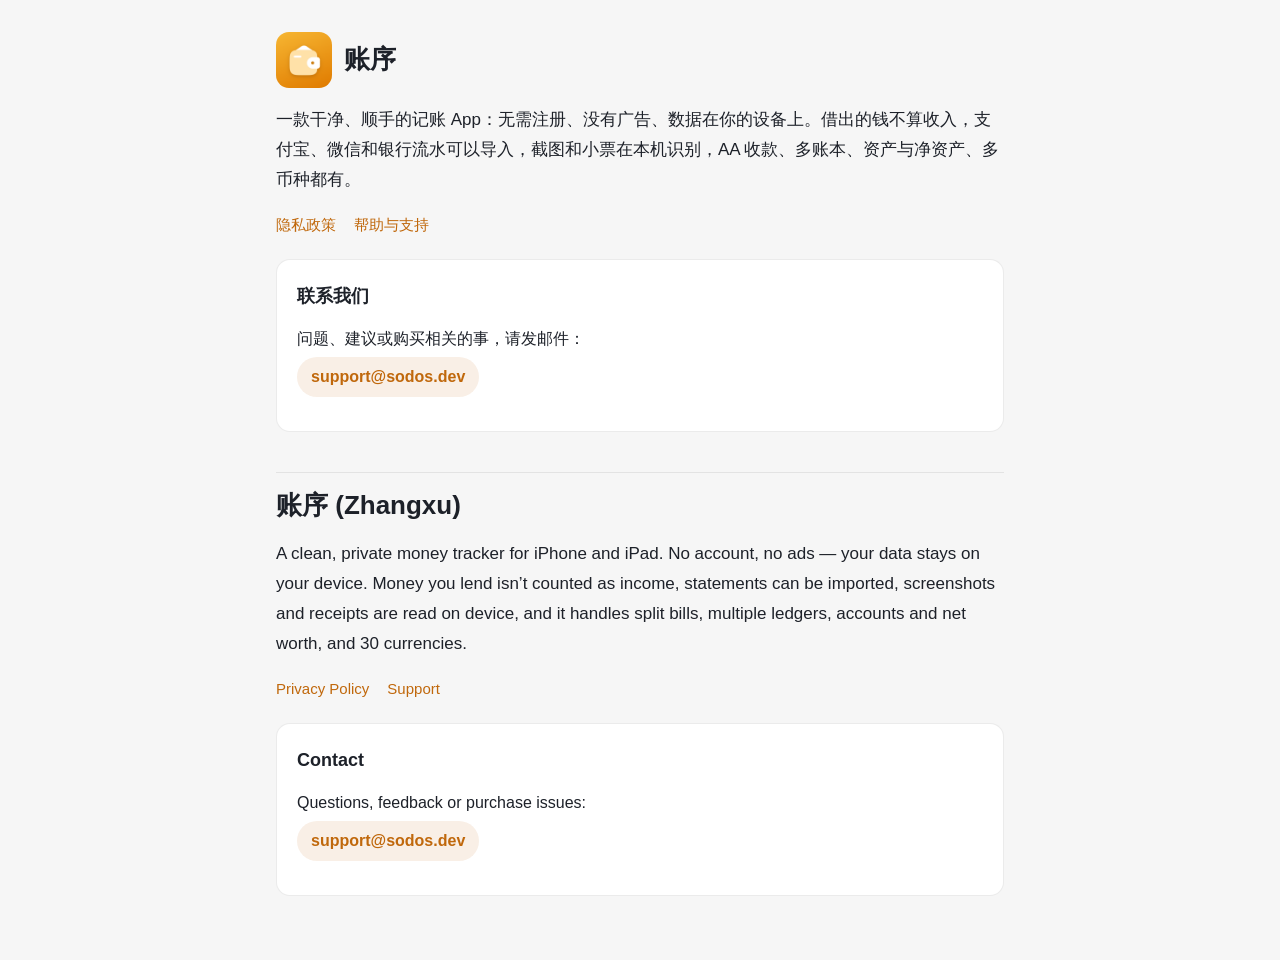
<file: index.html>
<!doctype html>
<html lang="zh-CN">
<head>
<meta charset="utf-8">
<meta name="viewport" content="width=device-width, initial-scale=1">
<title>账序 · 本地优先的记账 App</title>
<meta name="description" content="账序：无需注册、没有广告、数据在本机的记账 App。账序 is a private, offline-first money tracker for iPhone and iPad.">
<link rel="icon" href="icon.png">
<link rel="apple-touch-icon" href="icon.png">
<link rel="stylesheet" href="style.css">
</head>
<body>
<main>
<header><img src="icon.png" alt=""><h1>账序</h1></header>
<p class="lead">一款干净、顺手的记账 App：无需注册、没有广告、数据在你的设备上。借出的钱不算收入，支付宝、微信和银行流水可以导入，截图和小票在本机识别，AA 收款、多账本、资产与净资产、多币种都有。</p>
<nav><a href="privacy.html">隐私政策</a><a href="support.html">帮助与支持</a></nav>
<div class="card">
<h2>联系我们</h2>
<p>问题、建议或购买相关的事，请发邮件：<br><a class="mail" href="mailto:support@sodos.dev">support@sodos.dev</a></p>
</div>

<hr>
<header lang="en"><h1>账序 (Zhangxu)</h1></header>
<p class="lead" lang="en">A clean, private money tracker for iPhone and iPad. No account, no ads — your data stays on your device. Money you lend isn’t counted as income, statements can be imported, screenshots and receipts are read on device, and it handles split bills, multiple ledgers, accounts and net worth, and 30 currencies.</p>
<nav lang="en"><a href="privacy.html#en">Privacy Policy</a><a href="support.html#en">Support</a></nav>
<div class="card" lang="en">
<h2>Contact</h2>
<p>Questions, feedback or purchase issues:<br><a class="mail" href="mailto:support@sodos.dev">support@sodos.dev</a></p>
</div>
</main>
</body>
</html>
</file>
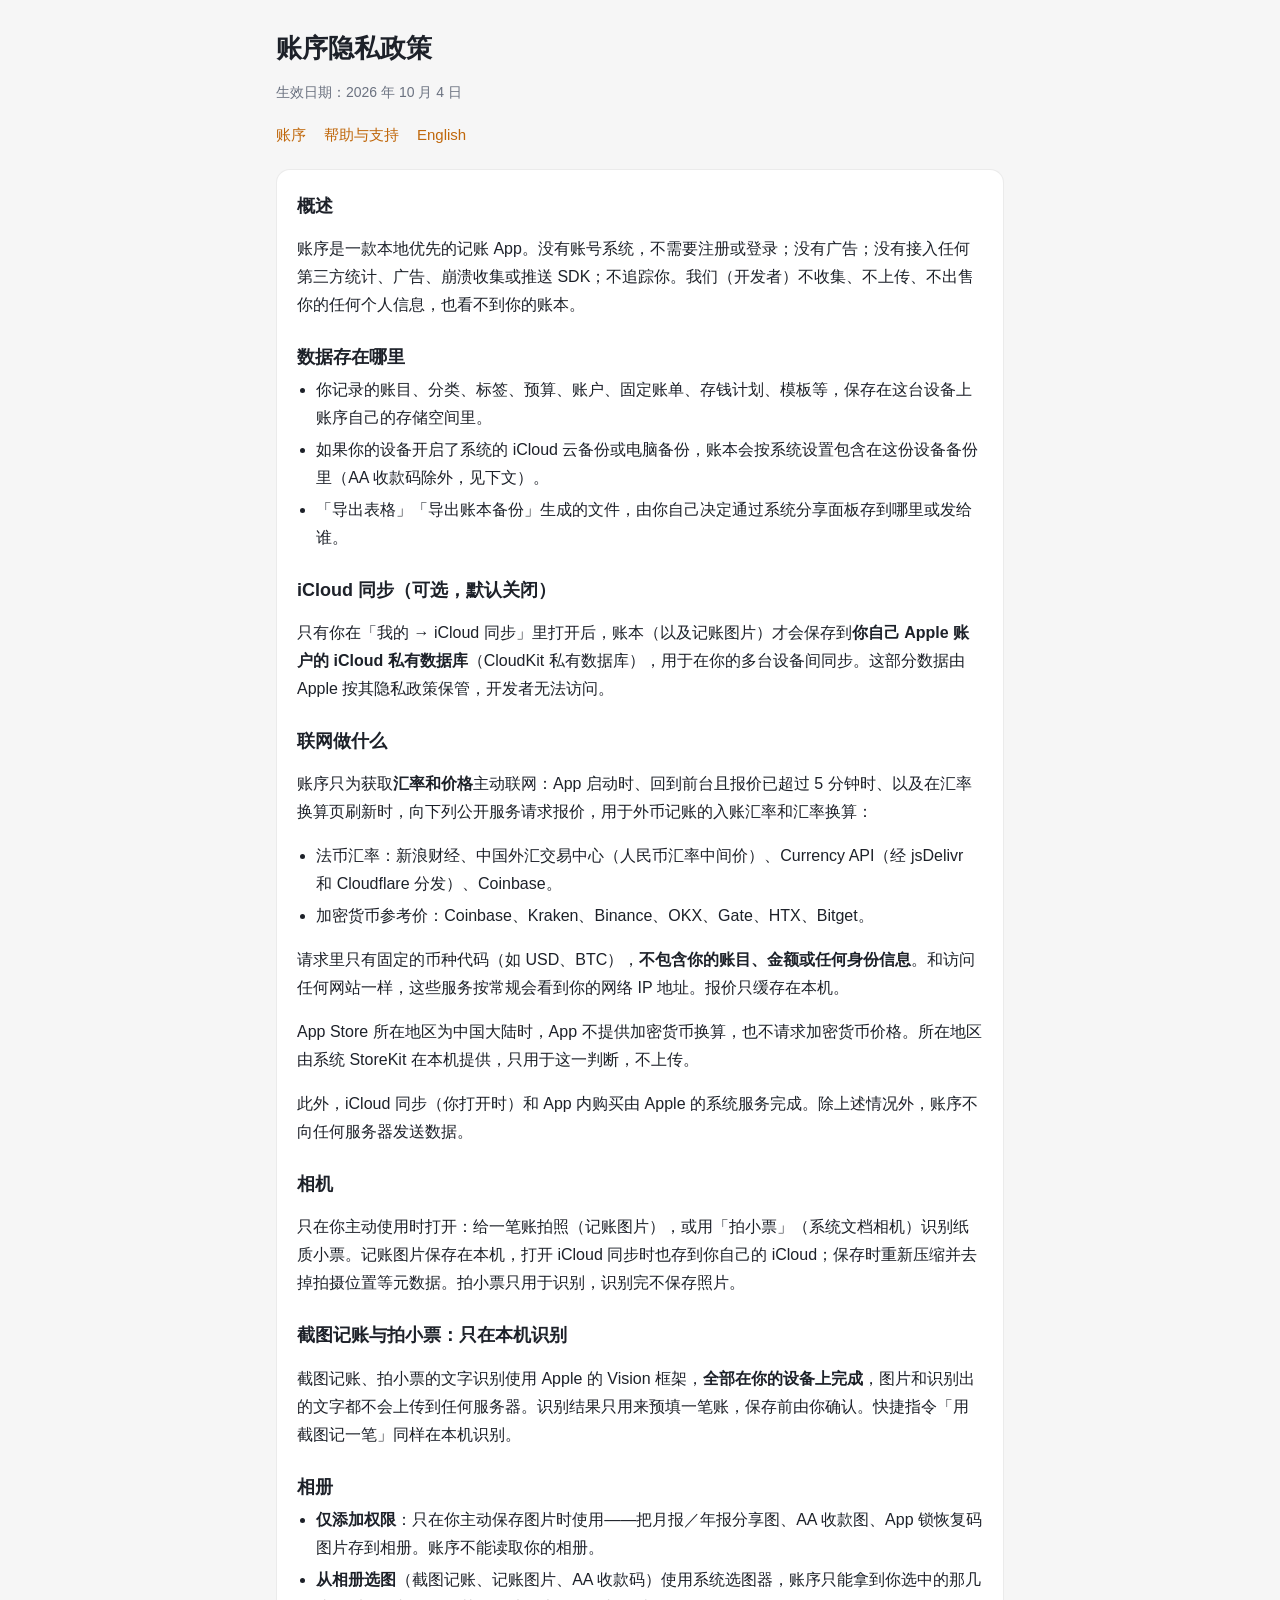
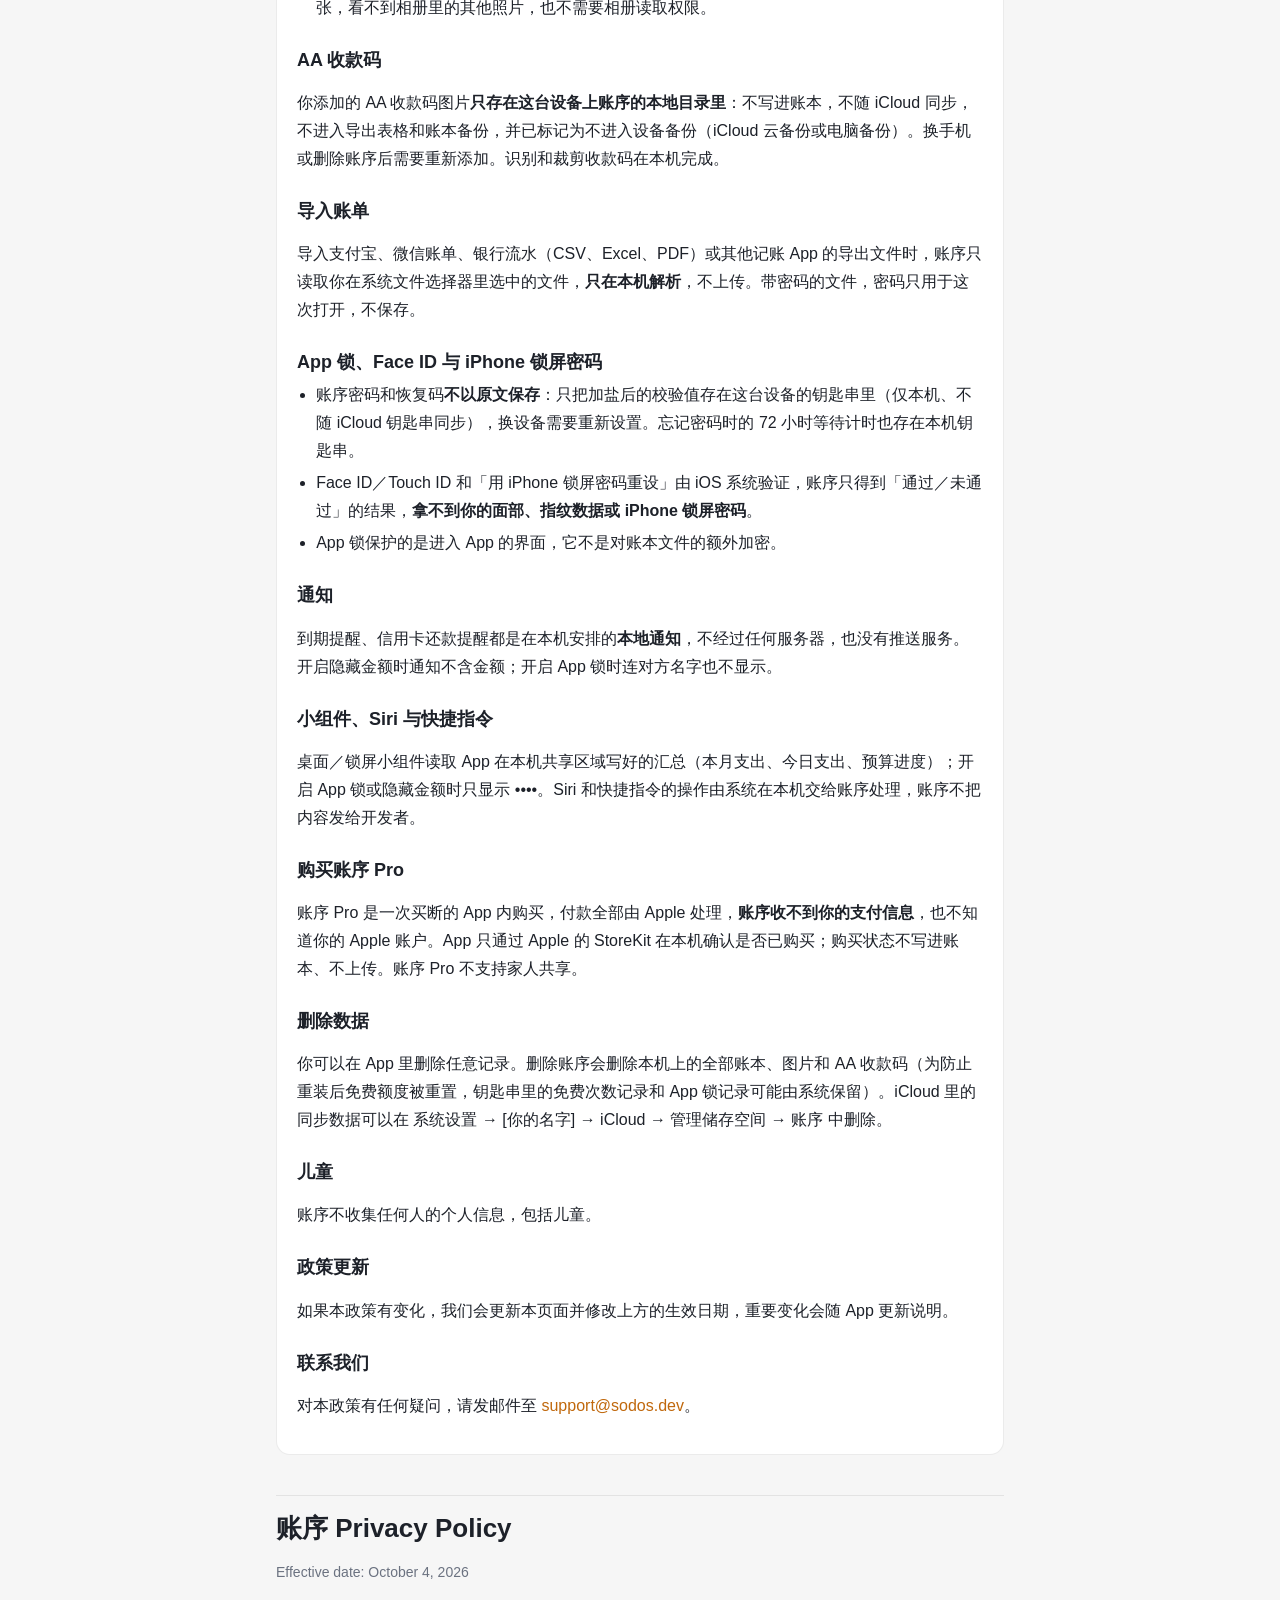
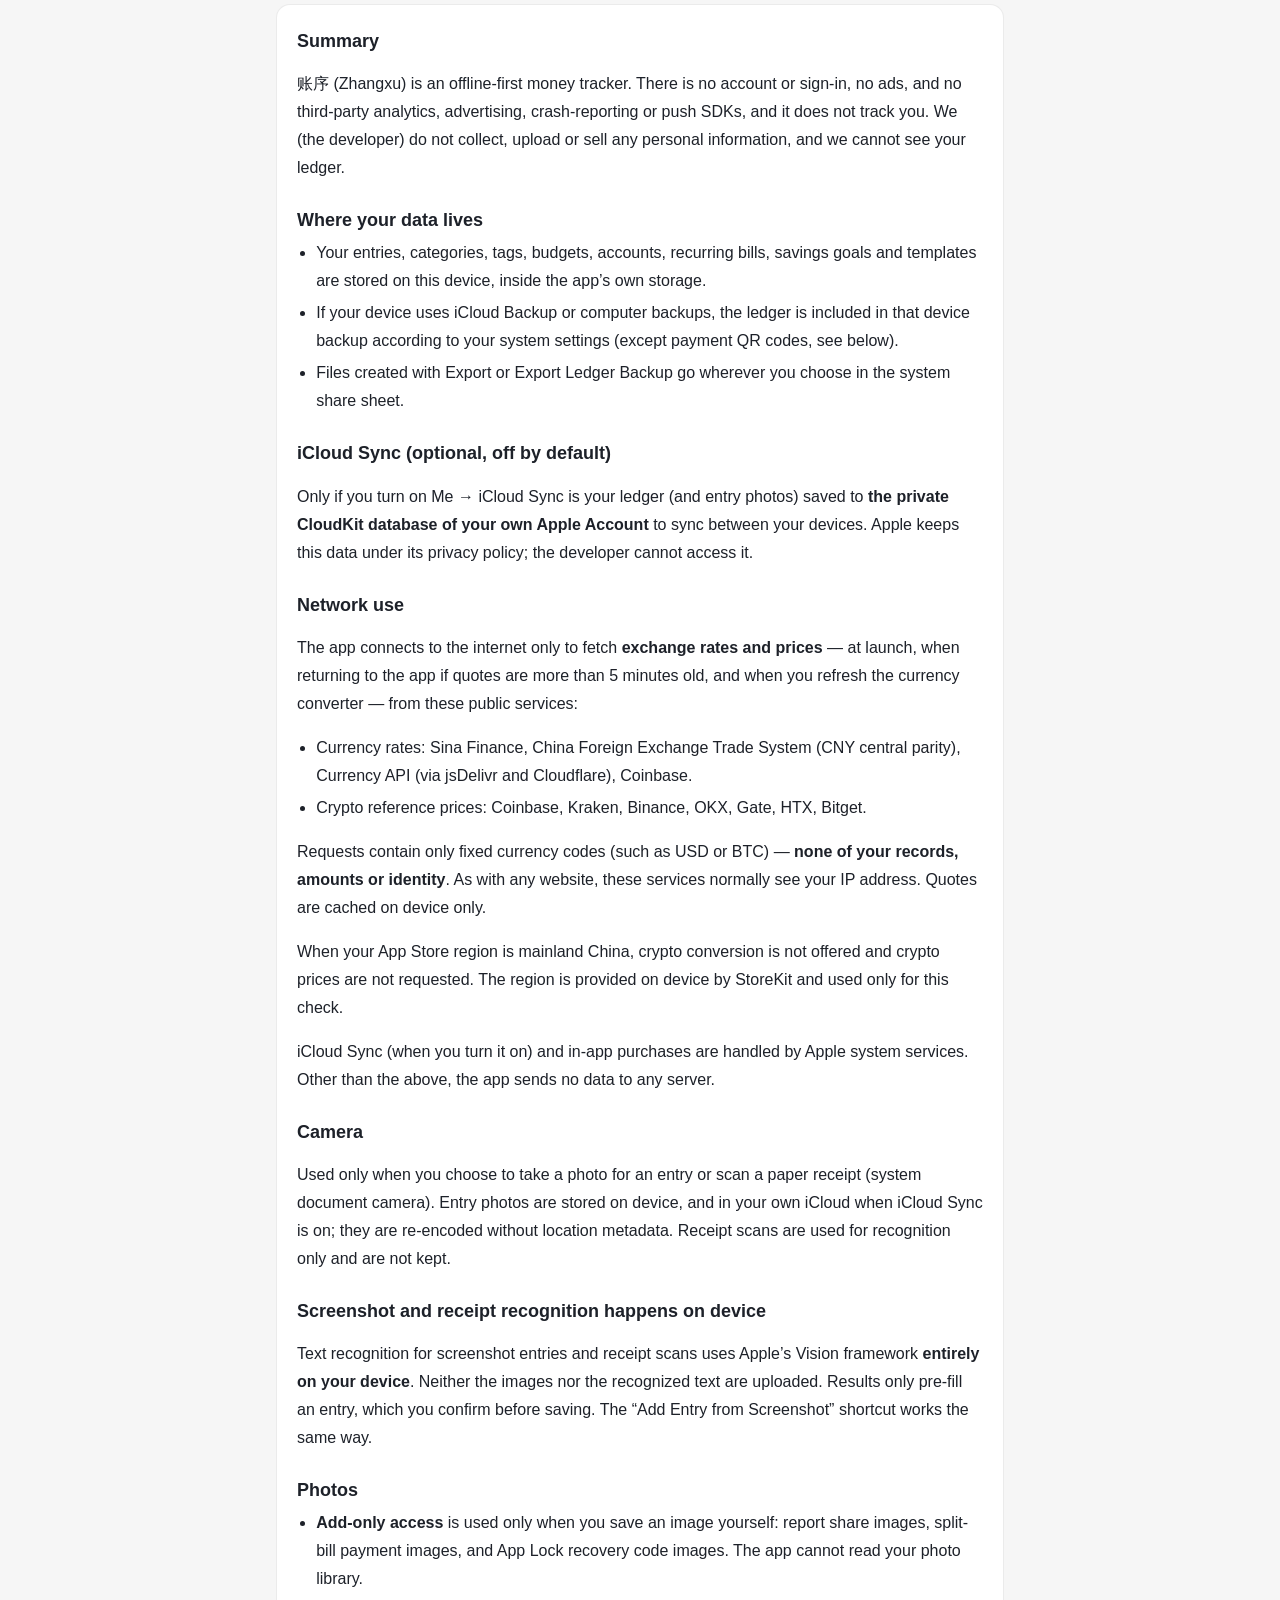
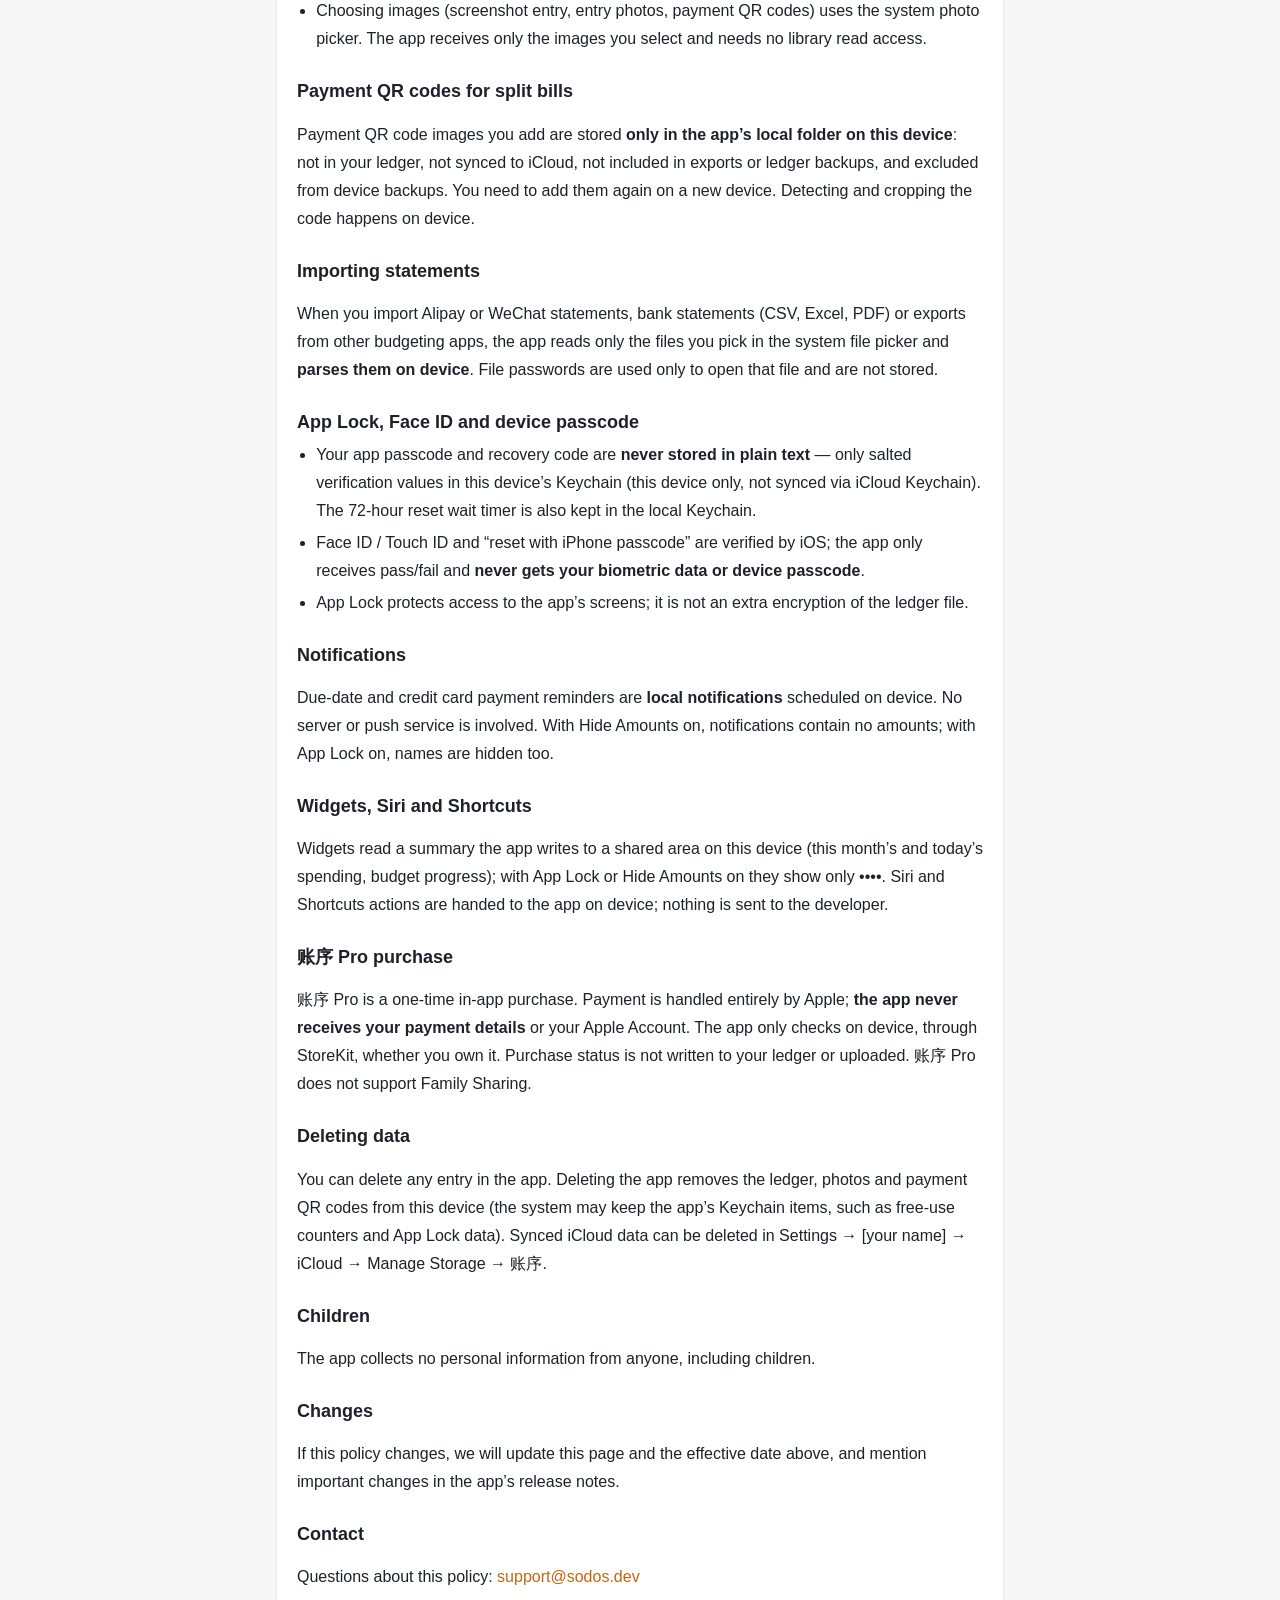
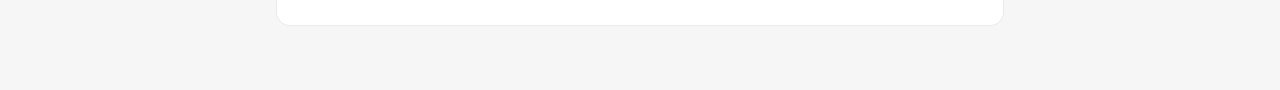
<file: privacy.html>
<!doctype html>
<html lang="zh-CN">
<head>
<meta charset="utf-8">
<meta name="viewport" content="width=device-width, initial-scale=1">
<title>账序隐私政策 · Privacy Policy</title>
<link rel="icon" href="icon.png">
<link rel="stylesheet" href="style.css">
</head>
<body>
<main>
<header><h1>账序隐私政策</h1></header>
<p class="muted">生效日期：2026 年 10 月 4 日</p>
<nav><a href="index.html">账序</a><a href="support.html">帮助与支持</a><a href="#en">English</a></nav>

<div class="card">
<h2>概述</h2>
<p>账序是一款本地优先的记账 App。没有账号系统，不需要注册或登录；没有广告；没有接入任何第三方统计、广告、崩溃收集或推送 SDK；不追踪你。我们（开发者）不收集、不上传、不出售你的任何个人信息，也看不到你的账本。</p>

<h2>数据存在哪里</h2>
<ul>
<li>你记录的账目、分类、标签、预算、账户、固定账单、存钱计划、模板等，保存在这台设备上账序自己的存储空间里。</li>
<li>如果你的设备开启了系统的 iCloud 云备份或电脑备份，账本会按系统设置包含在这份设备备份里（AA 收款码除外，见下文）。</li>
<li>「导出表格」「导出账本备份」生成的文件，由你自己决定通过系统分享面板存到哪里或发给谁。</li>
</ul>

<h2>iCloud 同步（可选，默认关闭）</h2>
<p>只有你在「我的 → iCloud 同步」里打开后，账本（以及记账图片）才会保存到<b>你自己 Apple 账户的 iCloud 私有数据库</b>（CloudKit 私有数据库），用于在你的多台设备间同步。这部分数据由 Apple 按其隐私政策保管，开发者无法访问。</p>

<h2>联网做什么</h2>
<p>账序只为获取<b>汇率和价格</b>主动联网：App 启动时、回到前台且报价已超过 5 分钟时、以及在汇率换算页刷新时，向下列公开服务请求报价，用于外币记账的入账汇率和汇率换算：</p>
<ul>
<li>法币汇率：新浪财经、中国外汇交易中心（人民币汇率中间价）、Currency API（经 jsDelivr 和 Cloudflare 分发）、Coinbase。</li>
<li>加密货币参考价：Coinbase、Kraken、Binance、OKX、Gate、HTX、Bitget。</li>
</ul>
<p>请求里只有固定的币种代码（如 USD、BTC），<b>不包含你的账目、金额或任何身份信息</b>。和访问任何网站一样，这些服务按常规会看到你的网络 IP 地址。报价只缓存在本机。</p>
<p>App Store 所在地区为中国大陆时，App 不提供加密货币换算，也不请求加密货币价格。所在地区由系统 StoreKit 在本机提供，只用于这一判断，不上传。</p>
<p>此外，iCloud 同步（你打开时）和 App 内购买由 Apple 的系统服务完成。除上述情况外，账序不向任何服务器发送数据。</p>

<h2>相机</h2>
<p>只在你主动使用时打开：给一笔账拍照（记账图片），或用「拍小票」（系统文档相机）识别纸质小票。记账图片保存在本机，打开 iCloud 同步时也存到你自己的 iCloud；保存时重新压缩并去掉拍摄位置等元数据。拍小票只用于识别，识别完不保存照片。</p>

<h2>截图记账与拍小票：只在本机识别</h2>
<p>截图记账、拍小票的文字识别使用 Apple 的 Vision 框架，<b>全部在你的设备上完成</b>，图片和识别出的文字都不会上传到任何服务器。识别结果只用来预填一笔账，保存前由你确认。快捷指令「用截图记一笔」同样在本机识别。</p>

<h2>相册</h2>
<ul>
<li><b>仅添加权限</b>：只在你主动保存图片时使用——把月报／年报分享图、AA 收款图、App 锁恢复码图片存到相册。账序不能读取你的相册。</li>
<li><b>从相册选图</b>（截图记账、记账图片、AA 收款码）使用系统选图器，账序只能拿到你选中的那几张，看不到相册里的其他照片，也不需要相册读取权限。</li>
</ul>

<h2>AA 收款码</h2>
<p>你添加的 AA 收款码图片<b>只存在这台设备上账序的本地目录里</b>：不写进账本，不随 iCloud 同步，不进入导出表格和账本备份，并已标记为不进入设备备份（iCloud 云备份或电脑备份）。换手机或删除账序后需要重新添加。识别和裁剪收款码在本机完成。</p>

<h2>导入账单</h2>
<p>导入支付宝、微信账单、银行流水（CSV、Excel、PDF）或其他记账 App 的导出文件时，账序只读取你在系统文件选择器里选中的文件，<b>只在本机解析</b>，不上传。带密码的文件，密码只用于这次打开，不保存。</p>

<h2>App 锁、Face ID 与 iPhone 锁屏密码</h2>
<ul>
<li>账序密码和恢复码<b>不以原文保存</b>：只把加盐后的校验值存在这台设备的钥匙串里（仅本机、不随 iCloud 钥匙串同步），换设备需要重新设置。忘记密码时的 72 小时等待计时也存在本机钥匙串。</li>
<li>Face ID／Touch ID 和「用 iPhone 锁屏密码重设」由 iOS 系统验证，账序只得到「通过／未通过」的结果，<b>拿不到你的面部、指纹数据或 iPhone 锁屏密码</b>。</li>
<li>App 锁保护的是进入 App 的界面，它不是对账本文件的额外加密。</li>
</ul>

<h2>通知</h2>
<p>到期提醒、信用卡还款提醒都是在本机安排的<b>本地通知</b>，不经过任何服务器，也没有推送服务。开启隐藏金额时通知不含金额；开启 App 锁时连对方名字也不显示。</p>

<h2>小组件、Siri 与快捷指令</h2>
<p>桌面／锁屏小组件读取 App 在本机共享区域写好的汇总（本月支出、今日支出、预算进度）；开启 App 锁或隐藏金额时只显示 ••••。Siri 和快捷指令的操作由系统在本机交给账序处理，账序不把内容发给开发者。</p>

<h2>购买账序 Pro</h2>
<p>账序 Pro 是一次买断的 App 内购买，付款全部由 Apple 处理，<b>账序收不到你的支付信息</b>，也不知道你的 Apple 账户。App 只通过 Apple 的 StoreKit 在本机确认是否已购买；购买状态不写进账本、不上传。账序 Pro 不支持家人共享。</p>

<h2>删除数据</h2>
<p>你可以在 App 里删除任意记录。删除账序会删除本机上的全部账本、图片和 AA 收款码（为防止重装后免费额度被重置，钥匙串里的免费次数记录和 App 锁记录可能由系统保留）。iCloud 里的同步数据可以在 系统设置 → [你的名字] → iCloud → 管理储存空间 → 账序 中删除。</p>

<h2>儿童</h2>
<p>账序不收集任何人的个人信息，包括儿童。</p>

<h2>政策更新</h2>
<p>如果本政策有变化，我们会更新本页面并修改上方的生效日期，重要变化会随 App 更新说明。</p>

<h2>联系我们</h2>
<p>对本政策有任何疑问，请发邮件至 <a href="mailto:support@sodos.dev">support@sodos.dev</a>。</p>
</div>

<hr id="en">
<h1 lang="en">账序 Privacy Policy</h1>
<p class="muted" lang="en">Effective date: October 4, 2026</p>
<div class="card" lang="en">
<h2>Summary</h2>
<p>账序 (Zhangxu) is an offline-first money tracker. There is no account or sign-in, no ads, and no third-party analytics, advertising, crash-reporting or push SDKs, and it does not track you. We (the developer) do not collect, upload or sell any personal information, and we cannot see your ledger.</p>

<h2>Where your data lives</h2>
<ul>
<li>Your entries, categories, tags, budgets, accounts, recurring bills, savings goals and templates are stored on this device, inside the app’s own storage.</li>
<li>If your device uses iCloud Backup or computer backups, the ledger is included in that device backup according to your system settings (except payment QR codes, see below).</li>
<li>Files created with Export or Export Ledger Backup go wherever you choose in the system share sheet.</li>
</ul>

<h2>iCloud Sync (optional, off by default)</h2>
<p>Only if you turn on Me → iCloud Sync is your ledger (and entry photos) saved to <b>the private CloudKit database of your own Apple Account</b> to sync between your devices. Apple keeps this data under its privacy policy; the developer cannot access it.</p>

<h2>Network use</h2>
<p>The app connects to the internet only to fetch <b>exchange rates and prices</b> — at launch, when returning to the app if quotes are more than 5 minutes old, and when you refresh the currency converter — from these public services:</p>
<ul>
<li>Currency rates: Sina Finance, China Foreign Exchange Trade System (CNY central parity), Currency API (via jsDelivr and Cloudflare), Coinbase.</li>
<li>Crypto reference prices: Coinbase, Kraken, Binance, OKX, Gate, HTX, Bitget.</li>
</ul>
<p>Requests contain only fixed currency codes (such as USD or BTC) — <b>none of your records, amounts or identity</b>. As with any website, these services normally see your IP address. Quotes are cached on device only.</p>
<p>When your App Store region is mainland China, crypto conversion is not offered and crypto prices are not requested. The region is provided on device by StoreKit and used only for this check.</p>
<p>iCloud Sync (when you turn it on) and in-app purchases are handled by Apple system services. Other than the above, the app sends no data to any server.</p>

<h2>Camera</h2>
<p>Used only when you choose to take a photo for an entry or scan a paper receipt (system document camera). Entry photos are stored on device, and in your own iCloud when iCloud Sync is on; they are re-encoded without location metadata. Receipt scans are used for recognition only and are not kept.</p>

<h2>Screenshot and receipt recognition happens on device</h2>
<p>Text recognition for screenshot entries and receipt scans uses Apple’s Vision framework <b>entirely on your device</b>. Neither the images nor the recognized text are uploaded. Results only pre-fill an entry, which you confirm before saving. The “Add Entry from Screenshot” shortcut works the same way.</p>

<h2>Photos</h2>
<ul>
<li><b>Add-only access</b> is used only when you save an image yourself: report share images, split-bill payment images, and App Lock recovery code images. The app cannot read your photo library.</li>
<li>Choosing images (screenshot entry, entry photos, payment QR codes) uses the system photo picker. The app receives only the images you select and needs no library read access.</li>
</ul>

<h2>Payment QR codes for split bills</h2>
<p>Payment QR code images you add are stored <b>only in the app’s local folder on this device</b>: not in your ledger, not synced to iCloud, not included in exports or ledger backups, and excluded from device backups. You need to add them again on a new device. Detecting and cropping the code happens on device.</p>

<h2>Importing statements</h2>
<p>When you import Alipay or WeChat statements, bank statements (CSV, Excel, PDF) or exports from other budgeting apps, the app reads only the files you pick in the system file picker and <b>parses them on device</b>. File passwords are used only to open that file and are not stored.</p>

<h2>App Lock, Face ID and device passcode</h2>
<ul>
<li>Your app passcode and recovery code are <b>never stored in plain text</b> — only salted verification values in this device’s Keychain (this device only, not synced via iCloud Keychain). The 72-hour reset wait timer is also kept in the local Keychain.</li>
<li>Face ID / Touch ID and “reset with iPhone passcode” are verified by iOS; the app only receives pass/fail and <b>never gets your biometric data or device passcode</b>.</li>
<li>App Lock protects access to the app’s screens; it is not an extra encryption of the ledger file.</li>
</ul>

<h2>Notifications</h2>
<p>Due-date and credit card payment reminders are <b>local notifications</b> scheduled on device. No server or push service is involved. With Hide Amounts on, notifications contain no amounts; with App Lock on, names are hidden too.</p>

<h2>Widgets, Siri and Shortcuts</h2>
<p>Widgets read a summary the app writes to a shared area on this device (this month’s and today’s spending, budget progress); with App Lock or Hide Amounts on they show only ••••. Siri and Shortcuts actions are handed to the app on device; nothing is sent to the developer.</p>

<h2>账序 Pro purchase</h2>
<p>账序 Pro is a one-time in-app purchase. Payment is handled entirely by Apple; <b>the app never receives your payment details</b> or your Apple Account. The app only checks on device, through StoreKit, whether you own it. Purchase status is not written to your ledger or uploaded. 账序 Pro does not support Family Sharing.</p>

<h2>Deleting data</h2>
<p>You can delete any entry in the app. Deleting the app removes the ledger, photos and payment QR codes from this device (the system may keep the app’s Keychain items, such as free-use counters and App Lock data). Synced iCloud data can be deleted in Settings → [your name] → iCloud → Manage Storage → 账序.</p>

<h2>Children</h2>
<p>The app collects no personal information from anyone, including children.</p>

<h2>Changes</h2>
<p>If this policy changes, we will update this page and the effective date above, and mention important changes in the app’s release notes.</p>

<h2>Contact</h2>
<p>Questions about this policy: <a href="mailto:support@sodos.dev">support@sodos.dev</a></p>
</div>
</main>
</body>
</html>
</file>
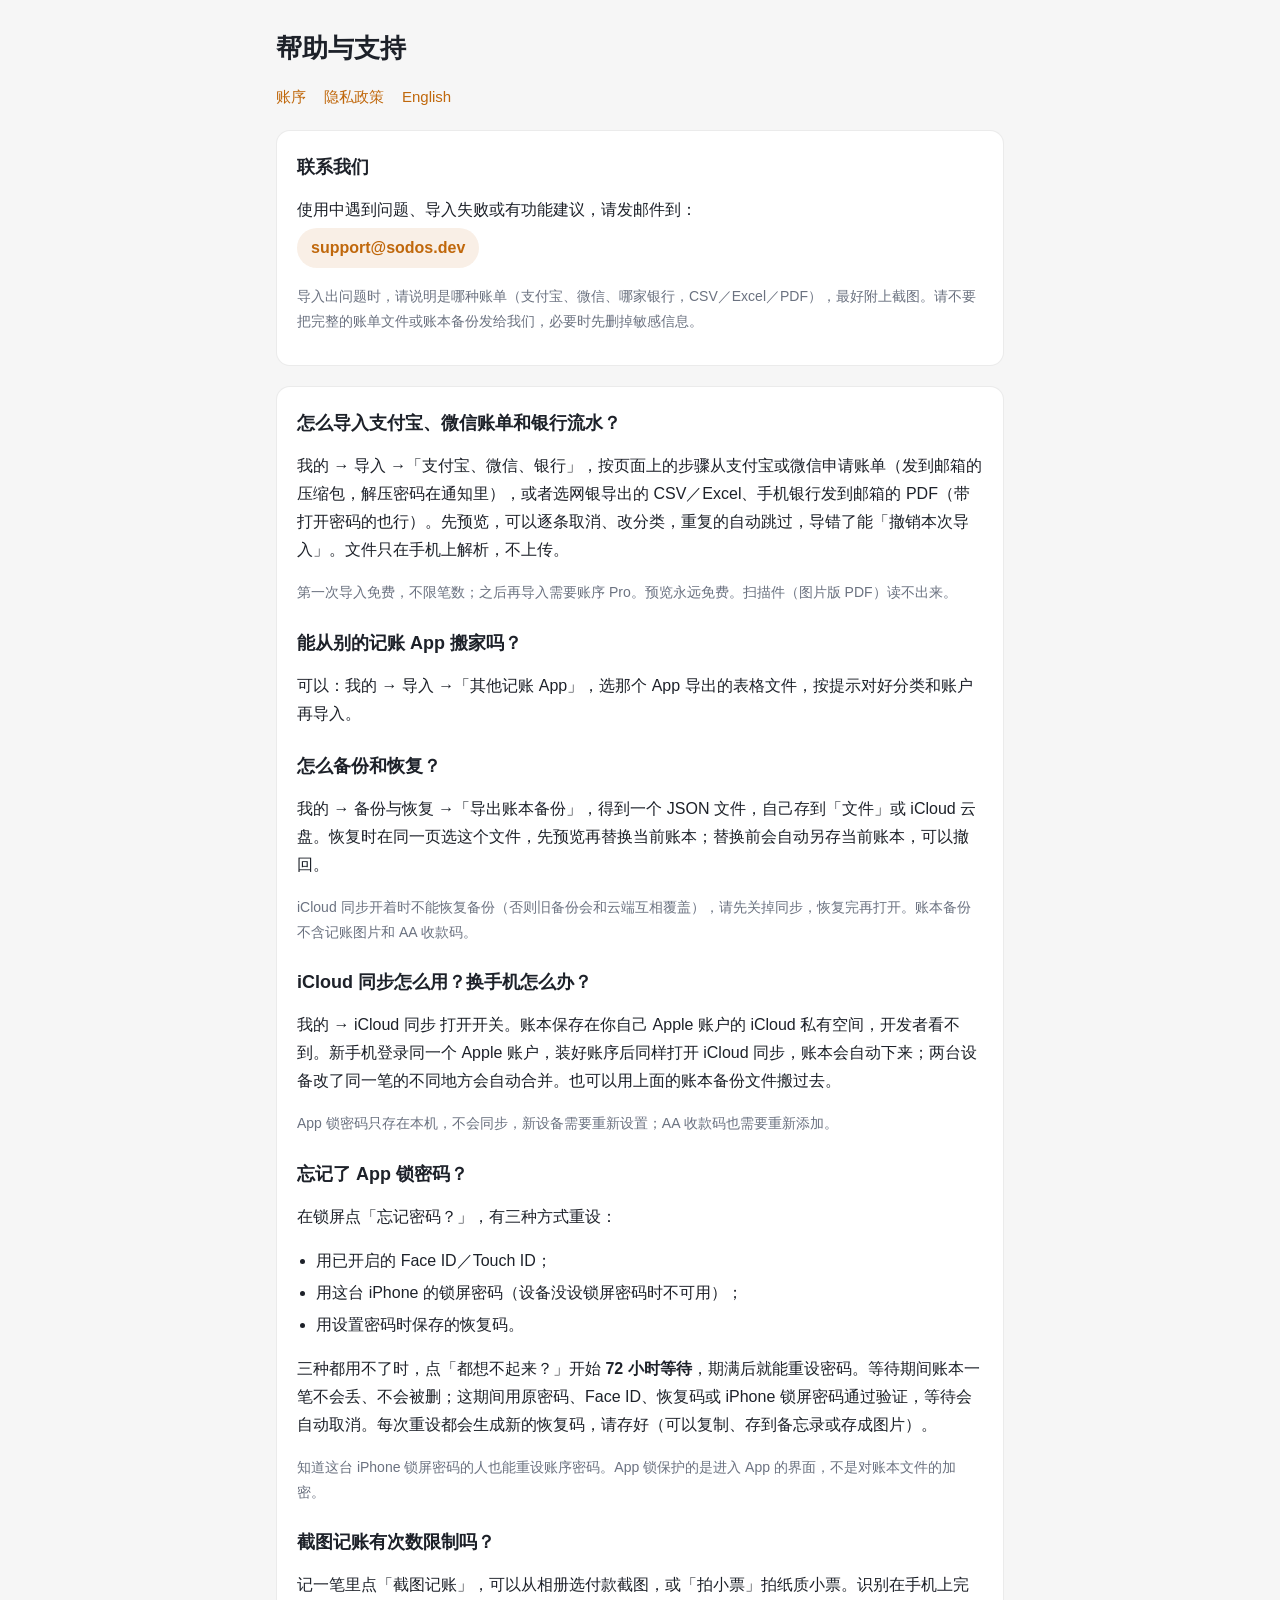
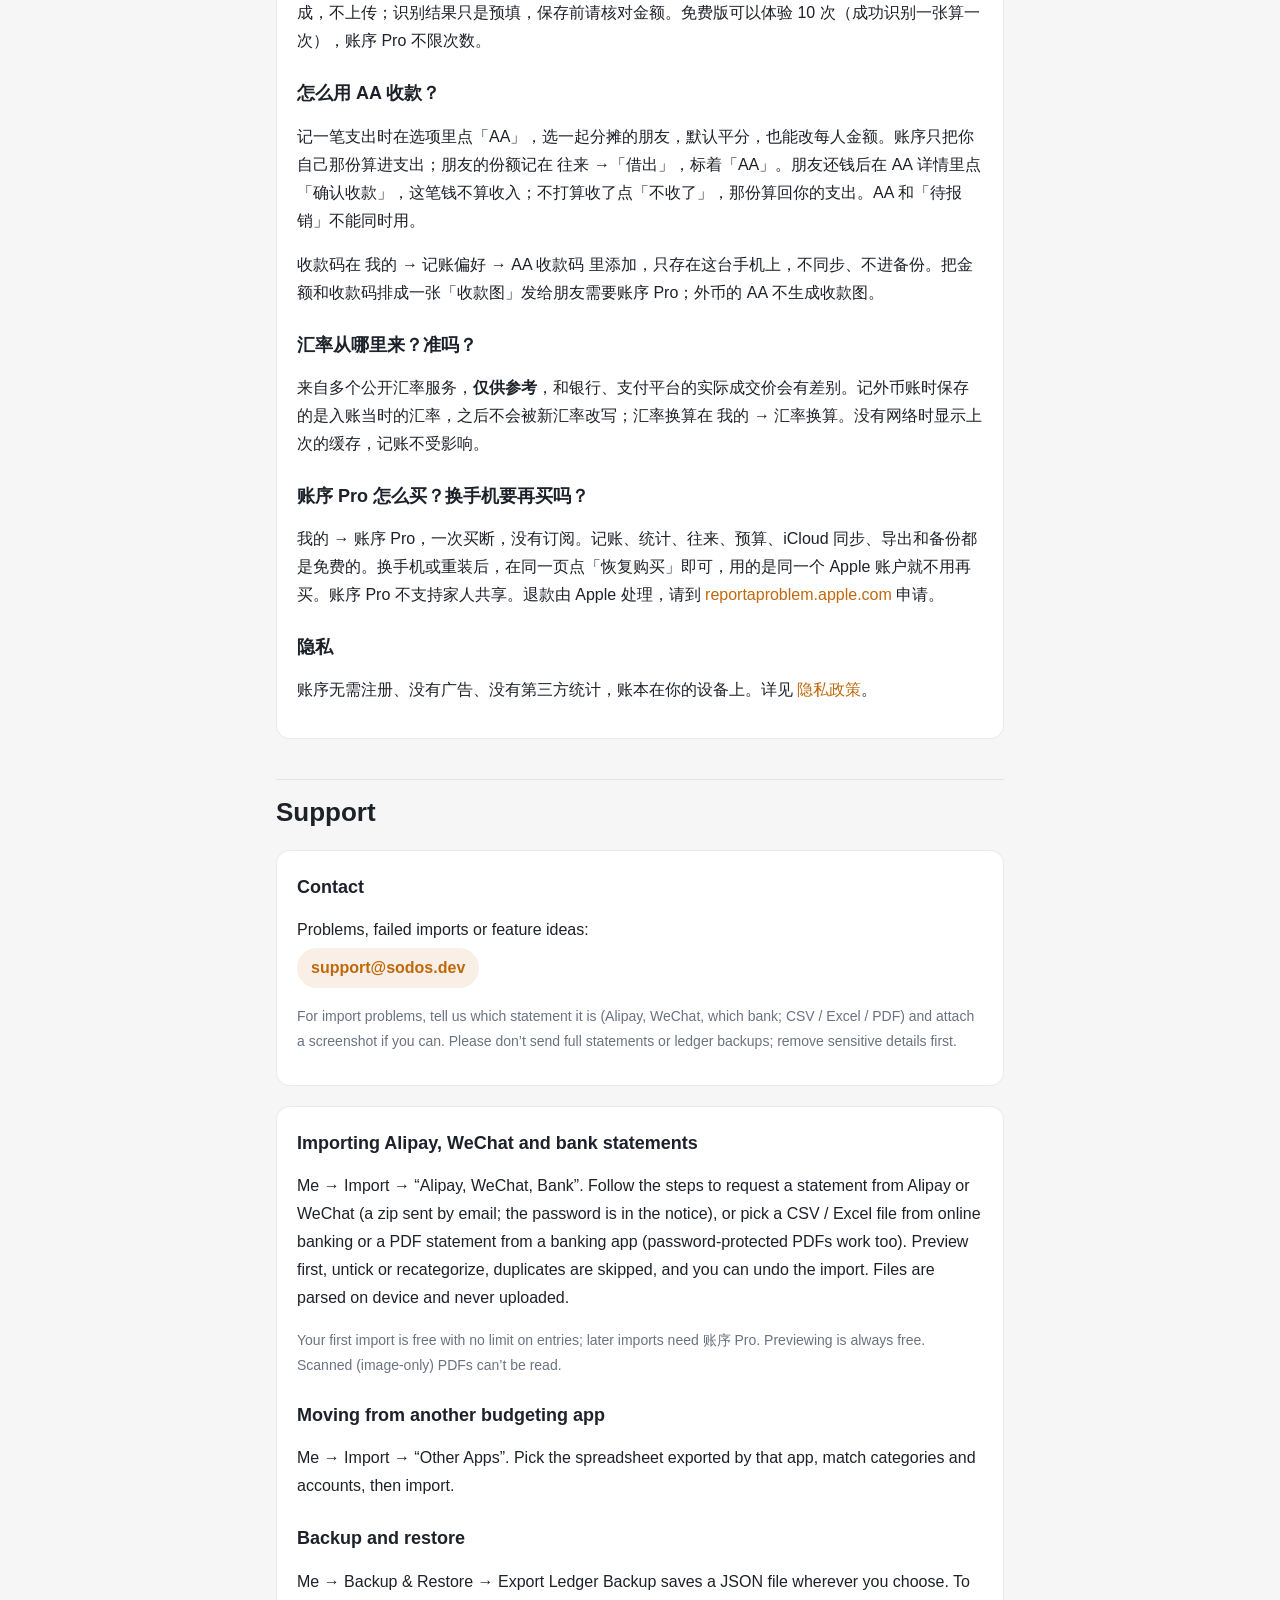
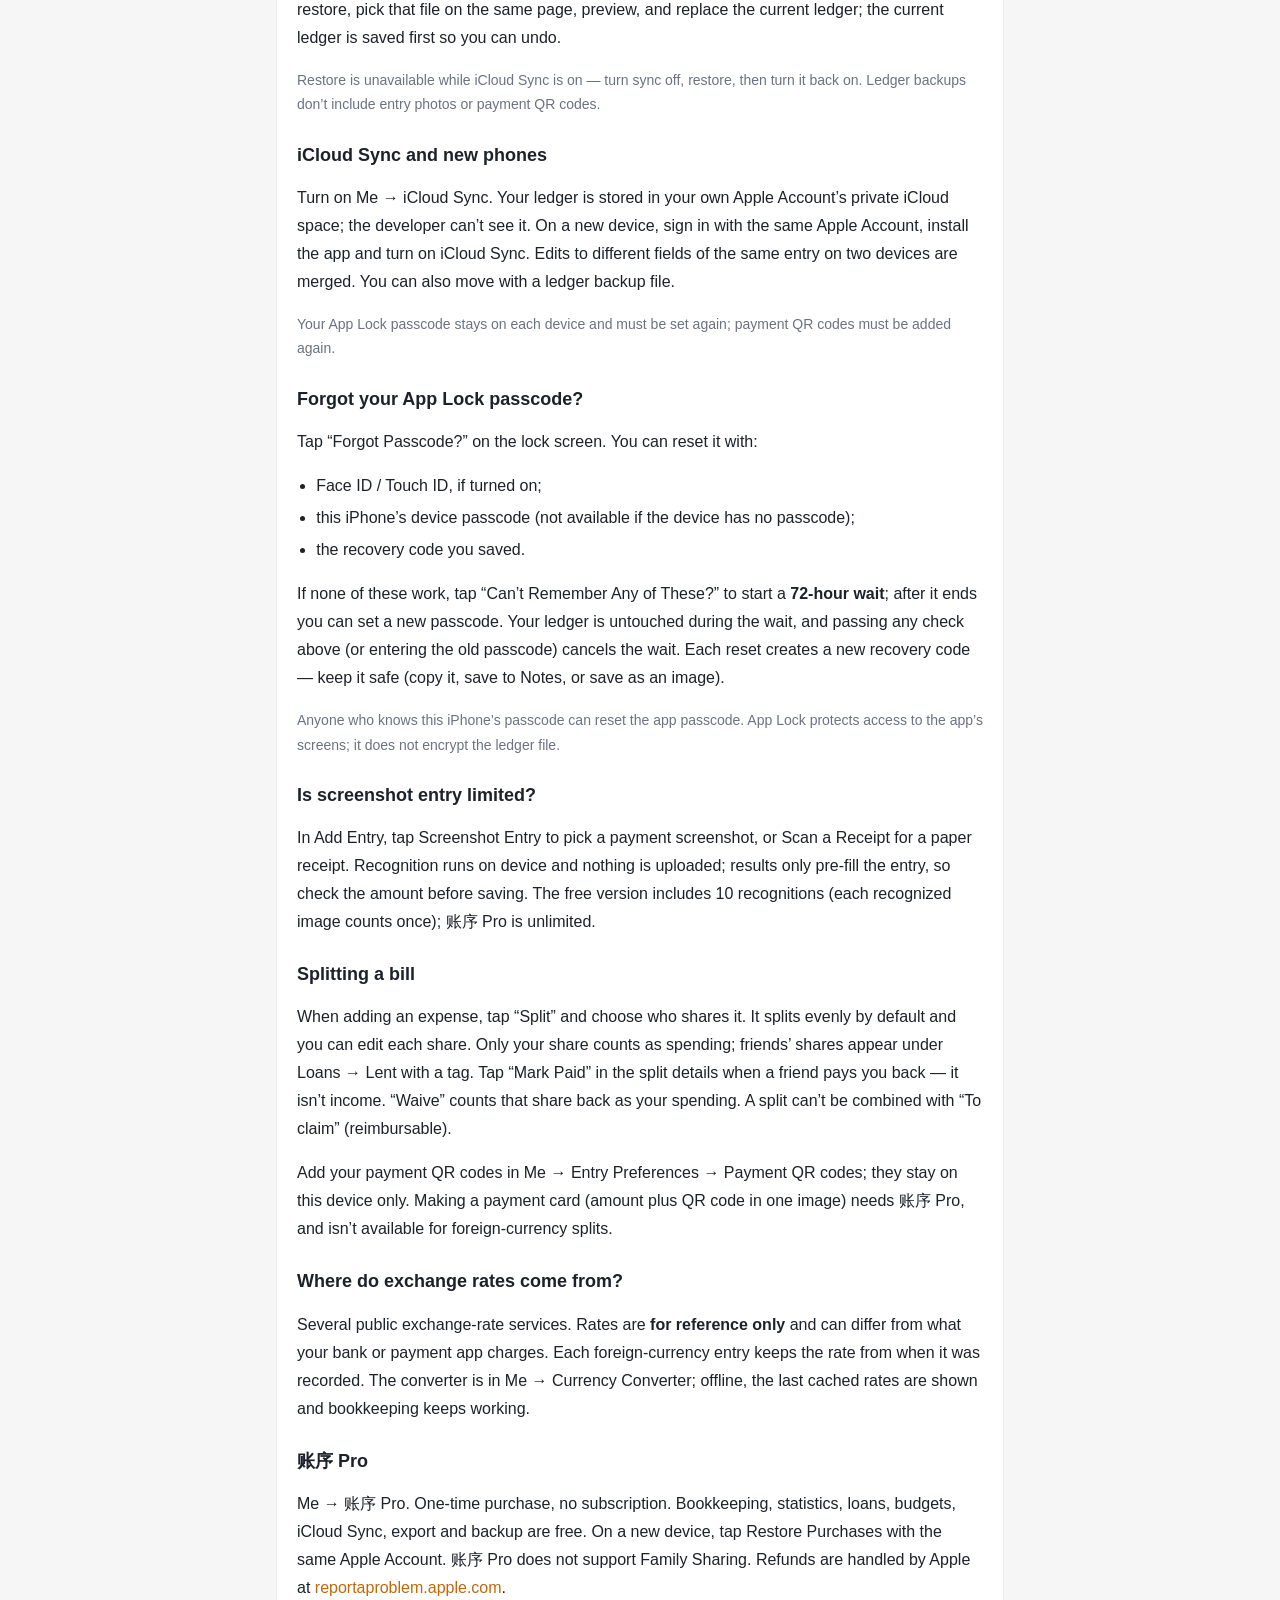
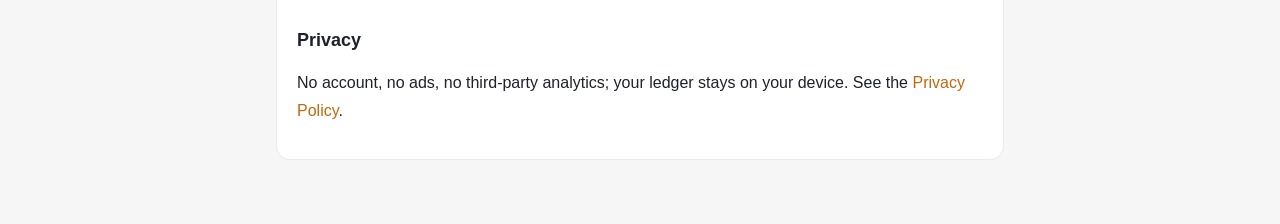
<file: support.html>
<!doctype html>
<html lang="zh-CN">
<head>
<meta charset="utf-8">
<meta name="viewport" content="width=device-width, initial-scale=1">
<title>账序 · 帮助与支持 · Support</title>
<link rel="icon" href="icon.png">
<link rel="stylesheet" href="style.css">
</head>
<body>
<main>
<header><h1>帮助与支持</h1></header>
<nav><a href="index.html">账序</a><a href="privacy.html">隐私政策</a><a href="#en">English</a></nav>

<div class="card">
<h2>联系我们</h2>
<p>使用中遇到问题、导入失败或有功能建议，请发邮件到：<br><a class="mail" href="mailto:support@sodos.dev">support@sodos.dev</a></p>
<p class="muted">导入出问题时，请说明是哪种账单（支付宝、微信、哪家银行，CSV／Excel／PDF），最好附上截图。请不要把完整的账单文件或账本备份发给我们，必要时先删掉敏感信息。</p>
</div>

<div class="card">
<h2>怎么导入支付宝、微信账单和银行流水？</h2>
<p>我的 → 导入 →「支付宝、微信、银行」，按页面上的步骤从支付宝或微信申请账单（发到邮箱的压缩包，解压密码在通知里），或者选网银导出的 CSV／Excel、手机银行发到邮箱的 PDF（带打开密码的也行）。先预览，可以逐条取消、改分类，重复的自动跳过，导错了能「撤销本次导入」。文件只在手机上解析，不上传。</p>
<p class="muted">第一次导入免费，不限笔数；之后再导入需要账序 Pro。预览永远免费。扫描件（图片版 PDF）读不出来。</p>

<h2>能从别的记账 App 搬家吗？</h2>
<p>可以：我的 → 导入 →「其他记账 App」，选那个 App 导出的表格文件，按提示对好分类和账户再导入。</p>

<h2>怎么备份和恢复？</h2>
<p>我的 → 备份与恢复 →「导出账本备份」，得到一个 JSON 文件，自己存到「文件」或 iCloud 云盘。恢复时在同一页选这个文件，先预览再替换当前账本；替换前会自动另存当前账本，可以撤回。</p>
<p class="muted">iCloud 同步开着时不能恢复备份（否则旧备份会和云端互相覆盖），请先关掉同步，恢复完再打开。账本备份不含记账图片和 AA 收款码。</p>

<h2>iCloud 同步怎么用？换手机怎么办？</h2>
<p>我的 → iCloud 同步 打开开关。账本保存在你自己 Apple 账户的 iCloud 私有空间，开发者看不到。新手机登录同一个 Apple 账户，装好账序后同样打开 iCloud 同步，账本会自动下来；两台设备改了同一笔的不同地方会自动合并。也可以用上面的账本备份文件搬过去。</p>
<p class="muted">App 锁密码只存在本机，不会同步，新设备需要重新设置；AA 收款码也需要重新添加。</p>

<h2>忘记了 App 锁密码？</h2>
<p>在锁屏点「忘记密码？」，有三种方式重设：</p>
<ul>
<li>用已开启的 Face ID／Touch ID；</li>
<li>用这台 iPhone 的锁屏密码（设备没设锁屏密码时不可用）；</li>
<li>用设置密码时保存的恢复码。</li>
</ul>
<p>三种都用不了时，点「都想不起来？」开始 <b>72 小时等待</b>，期满后就能重设密码。等待期间账本一笔不会丢、不会被删；这期间用原密码、Face ID、恢复码或 iPhone 锁屏密码通过验证，等待会自动取消。每次重设都会生成新的恢复码，请存好（可以复制、存到备忘录或存成图片）。</p>
<p class="muted">知道这台 iPhone 锁屏密码的人也能重设账序密码。App 锁保护的是进入 App 的界面，不是对账本文件的加密。</p>

<h2>截图记账有次数限制吗？</h2>
<p>记一笔里点「截图记账」，可以从相册选付款截图，或「拍小票」拍纸质小票。识别在手机上完成，不上传；识别结果只是预填，保存前请核对金额。免费版可以体验 10 次（成功识别一张算一次），账序 Pro 不限次数。</p>

<h2>怎么用 AA 收款？</h2>
<p>记一笔支出时在选项里点「AA」，选一起分摊的朋友，默认平分，也能改每人金额。账序只把你自己那份算进支出；朋友的份额记在 往来 →「借出」，标着「AA」。朋友还钱后在 AA 详情里点「确认收款」，这笔钱不算收入；不打算收了点「不收了」，那份算回你的支出。AA 和「待报销」不能同时用。</p>
<p>收款码在 我的 → 记账偏好 → AA 收款码 里添加，只存在这台手机上，不同步、不进备份。把金额和收款码排成一张「收款图」发给朋友需要账序 Pro；外币的 AA 不生成收款图。</p>

<h2>汇率从哪里来？准吗？</h2>
<p>来自多个公开汇率服务，<b>仅供参考</b>，和银行、支付平台的实际成交价会有差别。记外币账时保存的是入账当时的汇率，之后不会被新汇率改写；汇率换算在 我的 → 汇率换算。没有网络时显示上次的缓存，记账不受影响。</p>

<h2>账序 Pro 怎么买？换手机要再买吗？</h2>
<p>我的 → 账序 Pro，一次买断，没有订阅。记账、统计、往来、预算、iCloud 同步、导出和备份都是免费的。换手机或重装后，在同一页点「恢复购买」即可，用的是同一个 Apple 账户就不用再买。账序 Pro 不支持家人共享。退款由 Apple 处理，请到 <a href="https://reportaproblem.apple.com">reportaproblem.apple.com</a> 申请。</p>

<h2>隐私</h2>
<p>账序无需注册、没有广告、没有第三方统计，账本在你的设备上。详见 <a href="privacy.html">隐私政策</a>。</p>
</div>

<hr id="en">
<h1 lang="en">Support</h1>
<div class="card" lang="en">
<h2>Contact</h2>
<p>Problems, failed imports or feature ideas:<br><a class="mail" href="mailto:support@sodos.dev">support@sodos.dev</a></p>
<p class="muted">For import problems, tell us which statement it is (Alipay, WeChat, which bank; CSV / Excel / PDF) and attach a screenshot if you can. Please don’t send full statements or ledger backups; remove sensitive details first.</p>
</div>

<div class="card" lang="en">
<h2>Importing Alipay, WeChat and bank statements</h2>
<p>Me → Import → “Alipay, WeChat, Bank”. Follow the steps to request a statement from Alipay or WeChat (a zip sent by email; the password is in the notice), or pick a CSV / Excel file from online banking or a PDF statement from a banking app (password-protected PDFs work too). Preview first, untick or recategorize, duplicates are skipped, and you can undo the import. Files are parsed on device and never uploaded.</p>
<p class="muted">Your first import is free with no limit on entries; later imports need 账序 Pro. Previewing is always free. Scanned (image-only) PDFs can’t be read.</p>

<h2>Moving from another budgeting app</h2>
<p>Me → Import → “Other Apps”. Pick the spreadsheet exported by that app, match categories and accounts, then import.</p>

<h2>Backup and restore</h2>
<p>Me → Backup &amp; Restore → Export Ledger Backup saves a JSON file wherever you choose. To restore, pick that file on the same page, preview, and replace the current ledger; the current ledger is saved first so you can undo.</p>
<p class="muted">Restore is unavailable while iCloud Sync is on — turn sync off, restore, then turn it back on. Ledger backups don’t include entry photos or payment QR codes.</p>

<h2>iCloud Sync and new phones</h2>
<p>Turn on Me → iCloud Sync. Your ledger is stored in your own Apple Account’s private iCloud space; the developer can’t see it. On a new device, sign in with the same Apple Account, install the app and turn on iCloud Sync. Edits to different fields of the same entry on two devices are merged. You can also move with a ledger backup file.</p>
<p class="muted">Your App Lock passcode stays on each device and must be set again; payment QR codes must be added again.</p>

<h2>Forgot your App Lock passcode?</h2>
<p>Tap “Forgot Passcode?” on the lock screen. You can reset it with:</p>
<ul>
<li>Face ID / Touch ID, if turned on;</li>
<li>this iPhone’s device passcode (not available if the device has no passcode);</li>
<li>the recovery code you saved.</li>
</ul>
<p>If none of these work, tap “Can’t Remember Any of These?” to start a <b>72-hour wait</b>; after it ends you can set a new passcode. Your ledger is untouched during the wait, and passing any check above (or entering the old passcode) cancels the wait. Each reset creates a new recovery code — keep it safe (copy it, save to Notes, or save as an image).</p>
<p class="muted">Anyone who knows this iPhone’s passcode can reset the app passcode. App Lock protects access to the app’s screens; it does not encrypt the ledger file.</p>

<h2>Is screenshot entry limited?</h2>
<p>In Add Entry, tap Screenshot Entry to pick a payment screenshot, or Scan a Receipt for a paper receipt. Recognition runs on device and nothing is uploaded; results only pre-fill the entry, so check the amount before saving. The free version includes 10 recognitions (each recognized image counts once); 账序 Pro is unlimited.</p>

<h2>Splitting a bill</h2>
<p>When adding an expense, tap “Split” and choose who shares it. It splits evenly by default and you can edit each share. Only your share counts as spending; friends’ shares appear under Loans → Lent with a tag. Tap “Mark Paid” in the split details when a friend pays you back — it isn’t income. “Waive” counts that share back as your spending. A split can’t be combined with “To claim” (reimbursable).</p>
<p>Add your payment QR codes in Me → Entry Preferences → Payment QR codes; they stay on this device only. Making a payment card (amount plus QR code in one image) needs 账序 Pro, and isn’t available for foreign-currency splits.</p>

<h2>Where do exchange rates come from?</h2>
<p>Several public exchange-rate services. Rates are <b>for reference only</b> and can differ from what your bank or payment app charges. Each foreign-currency entry keeps the rate from when it was recorded. The converter is in Me → Currency Converter; offline, the last cached rates are shown and bookkeeping keeps working.</p>

<h2>账序 Pro</h2>
<p>Me → 账序 Pro. One-time purchase, no subscription. Bookkeeping, statistics, loans, budgets, iCloud Sync, export and backup are free. On a new device, tap Restore Purchases with the same Apple Account. 账序 Pro does not support Family Sharing. Refunds are handled by Apple at <a href="https://reportaproblem.apple.com">reportaproblem.apple.com</a>.</p>

<h2>Privacy</h2>
<p>No account, no ads, no third-party analytics; your ledger stays on your device. See the <a href="privacy.html#en">Privacy Policy</a>.</p>
</div>
</main>
</body>
</html>
</file>
<file: style.css>
/* 账序网站共用样式（index / privacy / support）。结构照「折角」网站，颜色用账序默认主题色（琥珀 #C0680C）与 App 的中性灰底。 */
:root { color-scheme: light dark; --bg: #F6F6F6; --card: #FFFFFF; --text: #1D2129; --muted: #6B7280; --accent: #C0680C; --accent-soft: rgba(192,104,12,.10); --line: rgba(0,0,0,.08); }
@media (prefers-color-scheme: dark) { :root { --bg: #0E0F11; --card: #1C1D21; --text: #F2F3F5; --muted: #9AA0A8; --accent: #E8963F; --accent-soft: rgba(232,150,63,.14); --line: rgba(255,255,255,.08); } }
* { box-sizing: border-box; }
body { margin: 0; background: var(--bg); color: var(--text); font: 16px/1.75 -apple-system, "PingFang SC", "Hiragino Sans GB", "Helvetica Neue", sans-serif; -webkit-text-size-adjust: 100%; }
main { max-width: 760px; margin: 0 auto; padding: 32px 16px 64px; }
header { display: flex; align-items: center; gap: 12px; margin-bottom: 8px; }
header img { width: 56px; height: 56px; border-radius: 13px; }
h1 { font-size: 26px; line-height: 1.3; margin: 0; }
h2 { font-size: 18px; line-height: 1.4; margin: 26px 0 6px; }
h3 { font-size: 16px; margin: 18px 0 4px; }
p, li { color: var(--text); overflow-wrap: anywhere; }
ul { padding-left: 1.2em; margin: 6px 0; }
li { margin: 4px 0; }
.muted { color: var(--muted); font-size: 14px; }
.lead { font-size: 17px; }
.card { background: var(--card); border: 1px solid var(--line); border-radius: 14px; padding: 6px 20px 18px; margin-top: 20px; }
.card > h2:first-child { margin-top: 18px; }
a { color: var(--accent); text-decoration: none; }
a:hover { text-decoration: underline; }
nav { margin: 18px 0 0; display: flex; gap: 18px; flex-wrap: wrap; font-size: 15px; }
.mail { display: inline-block; margin-top: 4px; padding: 6px 14px; border-radius: 999px; background: var(--accent-soft); font-weight: 600; }
hr { border: none; border-top: 1px solid var(--line); margin: 40px 0 16px; }
@media (max-width: 420px) { .card { padding: 4px 16px 16px; } h1 { font-size: 23px; } }
</file>
